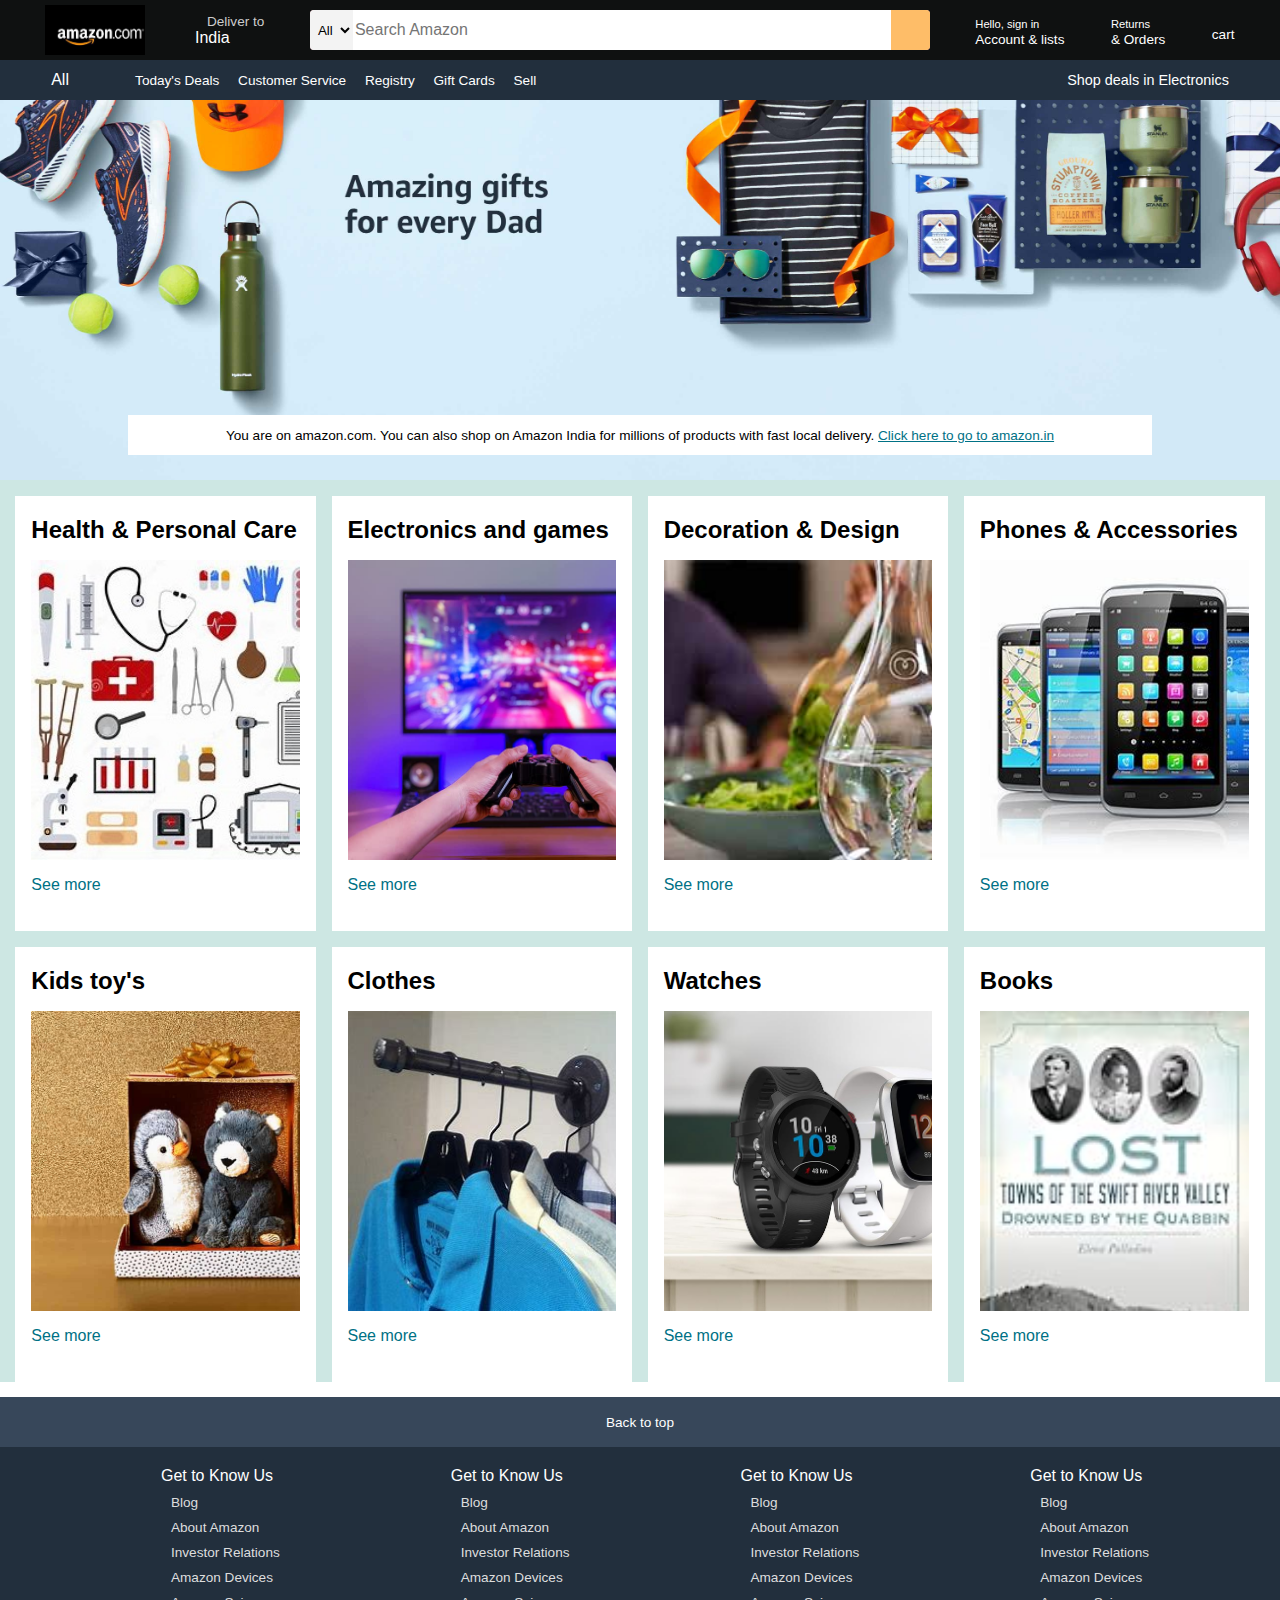
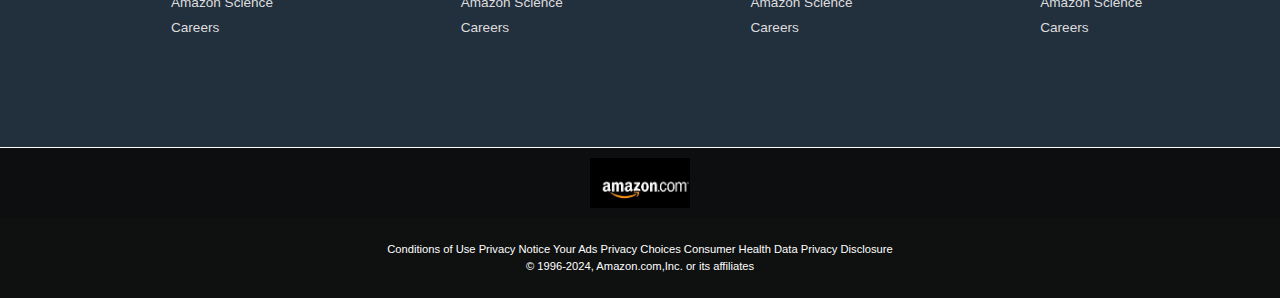
<file: amazon_clone_project/index.html>
<!DOCTYPE html>
<html lang="en">
<head>
    <meta charset="UTF-8">
    <meta name="viewport" content="width=device-width, initial-scale=1.0">
    <title>Amazon</title>
    <link rel="stylesheet" href="style.css">
    <link rel="stylesheet" href="https://cdnjs.cloudflare.com/ajax/libs/font-awesome/6.5.2/css/all.min.css" integrity="sha512-SnH5WK+bZxgPHs44uWIX+LLJAJ9/2PkPKZ5QiAj6Ta86w+fsb2TkcmfRyVX3pBnMFcV7oQPJkl9QevSCWr3W6A==" crossorigin="anonymous" referrerpolicy="no-referrer" />
</head>
<body>
   <header>
        <div class="navbar">
            
            <div class="nav-logo border">
                <div class="logo"></div>
            </div>
            
            <div class="nav-address border">
                    
                    <p class="address-first">Deliver to</p>
                
                <div class="add-icon">
                    
                    <i class="fa-solid fa-location-dot"></i>
                    <p class="address-sec">India</p>

                </div>
            </div>
            <div class="nav-search">
                <select class="search-select">
                    <option value="">All</option>
                </select>
                
                <input placeholder="Search Amazon" class="search-input">
                
                <div class="search-icon">
                    <i class="fa-solid fa-magnifying-glass"></i>
                </div>
            </div>
            <div class="nav-singin border">
                <p><span>Hello, sign in</span></p>
                <p class="nav-second">Account & lists</p>
            </div>
            <div class="nav-return border">
                <p><span>Returns</span></p>
                <p class="nav-second">& Orders</p>
            </div>
            <div class="nav-cart border">
                <i class="fa-solid fa-cart-shopping"></i>
                cart
            </div>
        </div>

        <div class="pannel">
             <div class="panel-all">
                 All
                 <i class="fa-solid fa-bars"></i>
            </div>
            <div class="panel-ops">
                <p>Today's Deals</p>
                <p>Customer Service</p>
                <p>Registry</p>
                <p>Gift Cards</p>
                <p>Sell</p>
            </div>
            <div class="panel-deals">
                Shop deals in Electronics
            </div>
        </div>
   </header>
   <div class="hero-section">
        <div class="hero-msg">
            <p>You are on amazon.com. You can also shop on Amazon India for millions of products with fast local delivery. <a href=""> Click here to go to amazon.in</a>
            </p>
        </div>
   </div>
   <div class="shop-section">
       <div class="box1 box">
        <div class="box-content">
            <h2>Health & Personal Care</h2>
            <div class="box-img" style="background-image: url('box1.jpg');"></div>
            <p>See more</p>
        </div>
       </div>
       <div class="box2 box">
        <div class="box-content">
            <h2>Electronics and games</h2>
            <div class="box-img" style="background-image: url('box2.jpg');"></div>
            <p>See more</p>
        </div>
       </div>
       <div class="box3 box">
        <div class="box-content">
            <h2>Decoration & Design</h2>
            <div class="box-img" style="background-image: url('box3.jpg');"></div>
            <p>See more</p>
        </div>
       </div>
       <div class="box4 box">
        <div class="box-content">
            <h2>Phones & Accessories</h2>
            <div class="box-img" style="background-image: url('box4.jpg');"></div>
            <p>See more</p>
        </div>
       </div>
       <div class="box5 box">
        <div class="box-content">
            <h2>Kids toy's</h2>
            <div class="box-img" style="background-image: url('box5.jpg');"></div>
            <p>See more</p>
        </div>
       </div>
       <div class="box6 box">
        <div class="box-content">
            <h2>Clothes</h2>
            <div class="box-img" style="background-image: url('box6.jpg');"></div>
            <p>See more</p>
        </div>
       </div>
       <div class="box7 box">
        <div class="box-content">
            <h2>Watches</h2>
            <div class="box-img" style="background-image: url('box7.jpg');"></div>
            <p>See more</p>
        </div>
       </div>
       <div class="box8 box">
        <div class="box-content">
            <h2>Books</h2>
            <div class="box-img" style="background-image: url('box8.jpg');"></div>
            <p>See more</p>
        </div>
       </div>
   </div>
   <footer>
    <div class="foot-panel1">
        Back to top
    </div>
    <div class="foot-panel2">
        <ul>
            <p>Get to Know Us</p>
            <a>Blog</a>
            <a>About Amazon</a>
            <a>Investor Relations</a>
            <a>Amazon Devices</a>
            <a>Amazon Science</a>
            <a>Careers</a>
        </ul>
        <ul>
            <p>Get to Know Us</p>
            <a>Blog</a>
            <a>About Amazon</a>
            <a>Investor Relations</a>
            <a>Amazon Devices</a>
            <a>Amazon Science</a>
            <a>Careers</a>
        </ul>
        <ul>
            <p>Get to Know Us</p>
            <a>Blog</a>
            <a>About Amazon</a>
            <a>Investor Relations</a>
            <a>Amazon Devices</a>
            <a>Amazon Science</a>
            <a>Careers</a>
        </ul>
        <ul>
            <p>Get to Know Us</p>
            <a>Blog</a>
            <a>About Amazon</a>
            <a>Investor Relations</a>
            <a>Amazon Devices</a>
            <a>Amazon Science</a>
            <a>Careers</a>
        </ul>
    </div>
    <div class="foot-panel3">
        <div class="logo"></div>
    </div>
    <div class="foot-panel4">
        <div class="pages">
            <a>Conditions of Use</a>
            <a>Privacy Notice</a>
            <a>Your Ads Privacy Choices</a>
            <a>Consumer Health Data Privacy Disclosure</a>
        </div>
        <div class="copyright">
            © 1996-2024, Amazon.com,Inc. or its affiliates
        </div>
    </div>
   </footer>
</body>
</html>
</file>
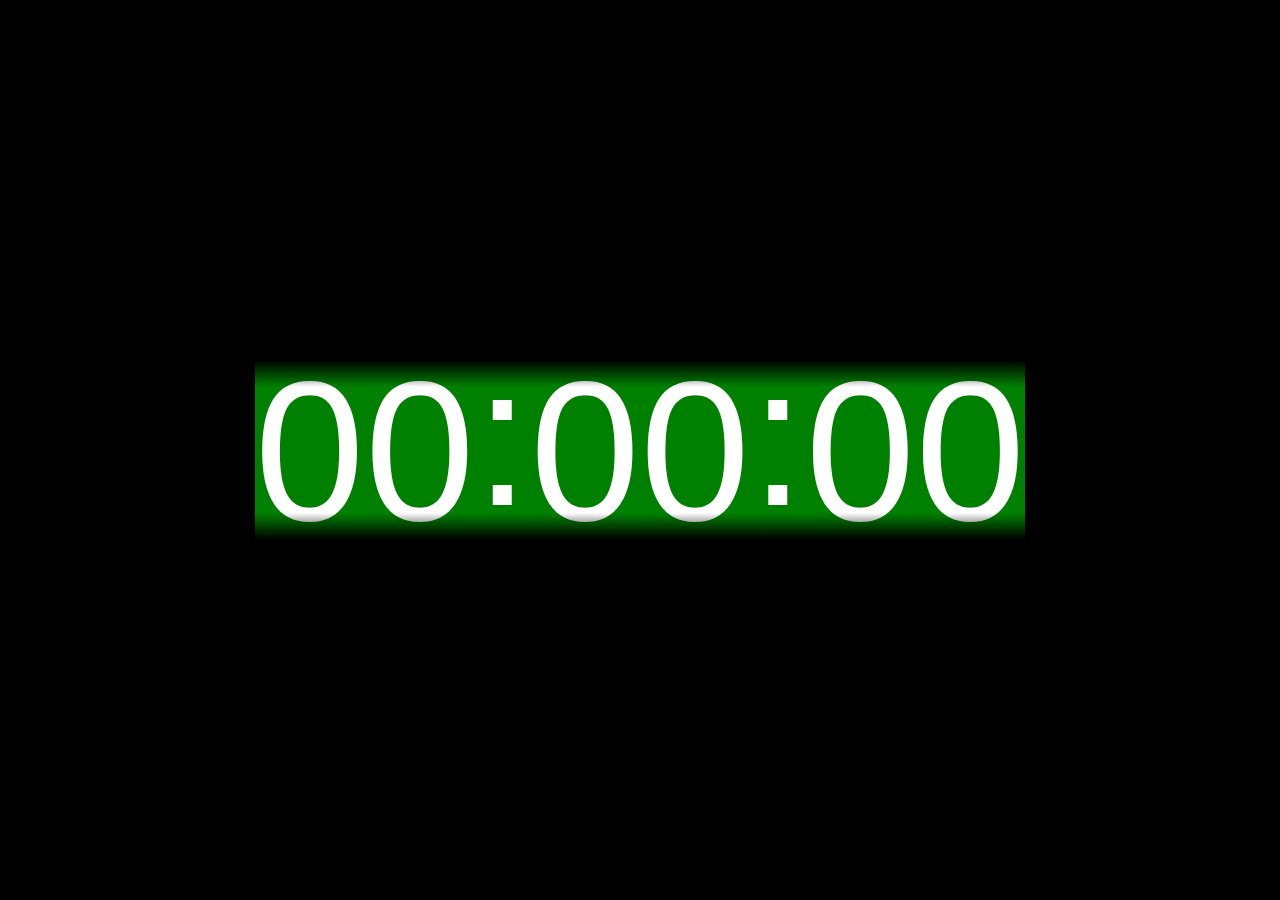
<file: digital-clock/index.html>
<!doctype html>
<html lang="en">
    <head>
        <!-- Required meta tags -->
        <meta charset="utf-8">
        <meta name="viewport" content="width=device-width, initial-scale=1">
    
        <!-- CSS -->
        <link rel="stylesheet" href="style.css">
    
        <title>Digital Clock using HTML CSS and JavaScript - Coding Torque</title>
    </head>
    <body>
        <!-- Further code here -->
        <div class="clock">
            <div class="hours">
                <div class="first">
                    <div class="number">0</div>
                </div>
                <div class="second">
                    <div class="number">0</div>
                </div>
            </div>
            <div class="tick">:</div>
            <div class="minutes">
                <div class="first">
                    <div class="number">0</div>
                </div>
                <div class="second">
                    <div class="number">0</div>
                </div>
            </div>
            <div class="tick">:</div>
            <div class="seconds">
                <div class="first">
                    <div class="number">0</div>
                </div>
                <div class="second infinite">
                    <div class="number">0</div>
                </div>
            </div>
        </div>
        <script src="script.js"></script>
    </body>
</html>
</file>
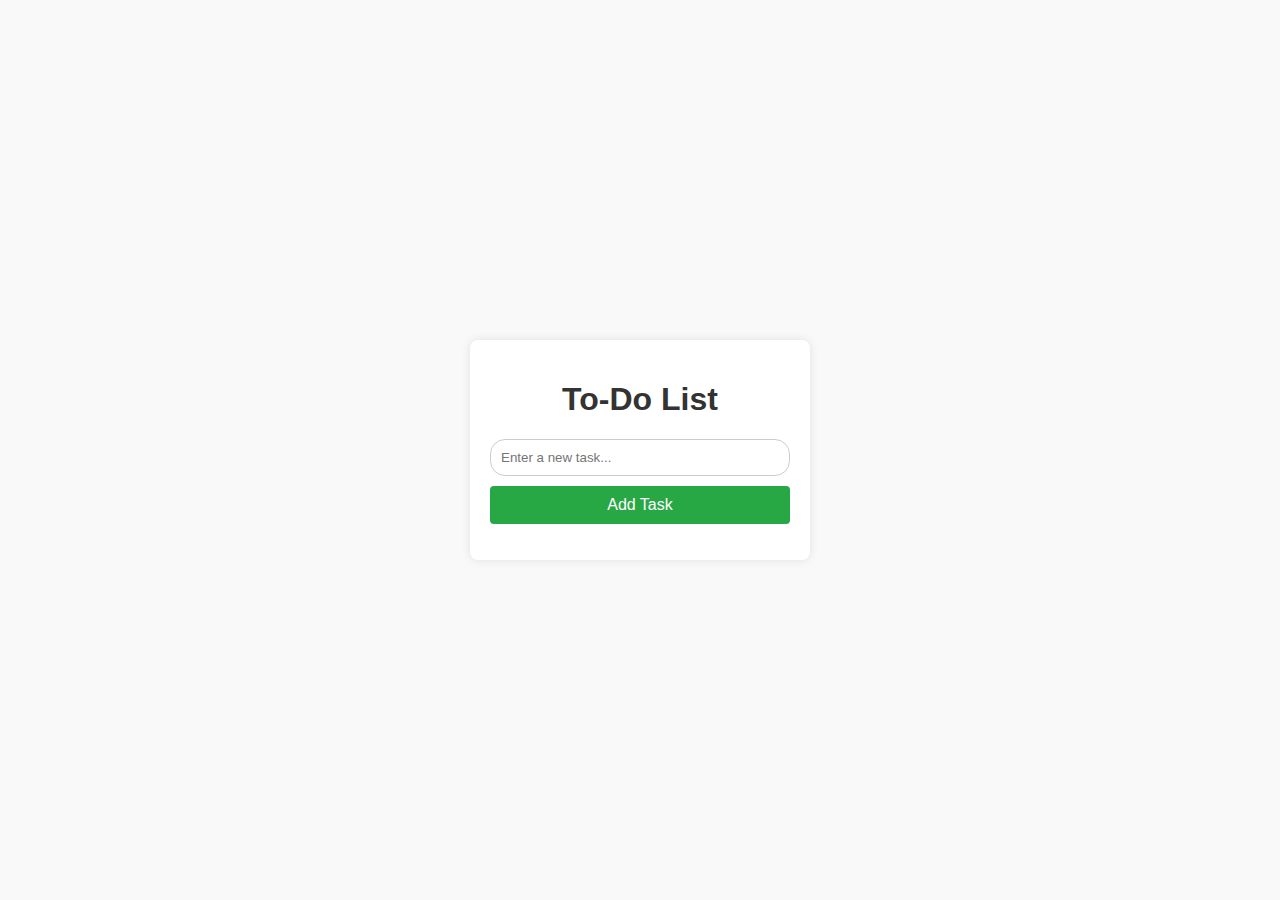
<file: to-do-list/index.html>
<!DOCTYPE html>
<html lang="en">
<head>
    <meta charset="UTF-8">
    <meta name="viewport" content="width=device-width, initial-scale=1.0">
    <title>To-Do List</title>
    <link rel="stylesheet" href="style.css">
</head>
<body>
    <div class="container">
        <h1>To-Do List</h1>
        <input type="text" id="new-task" placeholder="Enter a new task...">
        <button id="add-task">Add Task</button>
        <ul id="task-list"></ul>
    </div>
    <script src="script.js"></script>
</body>
</html>
</file>
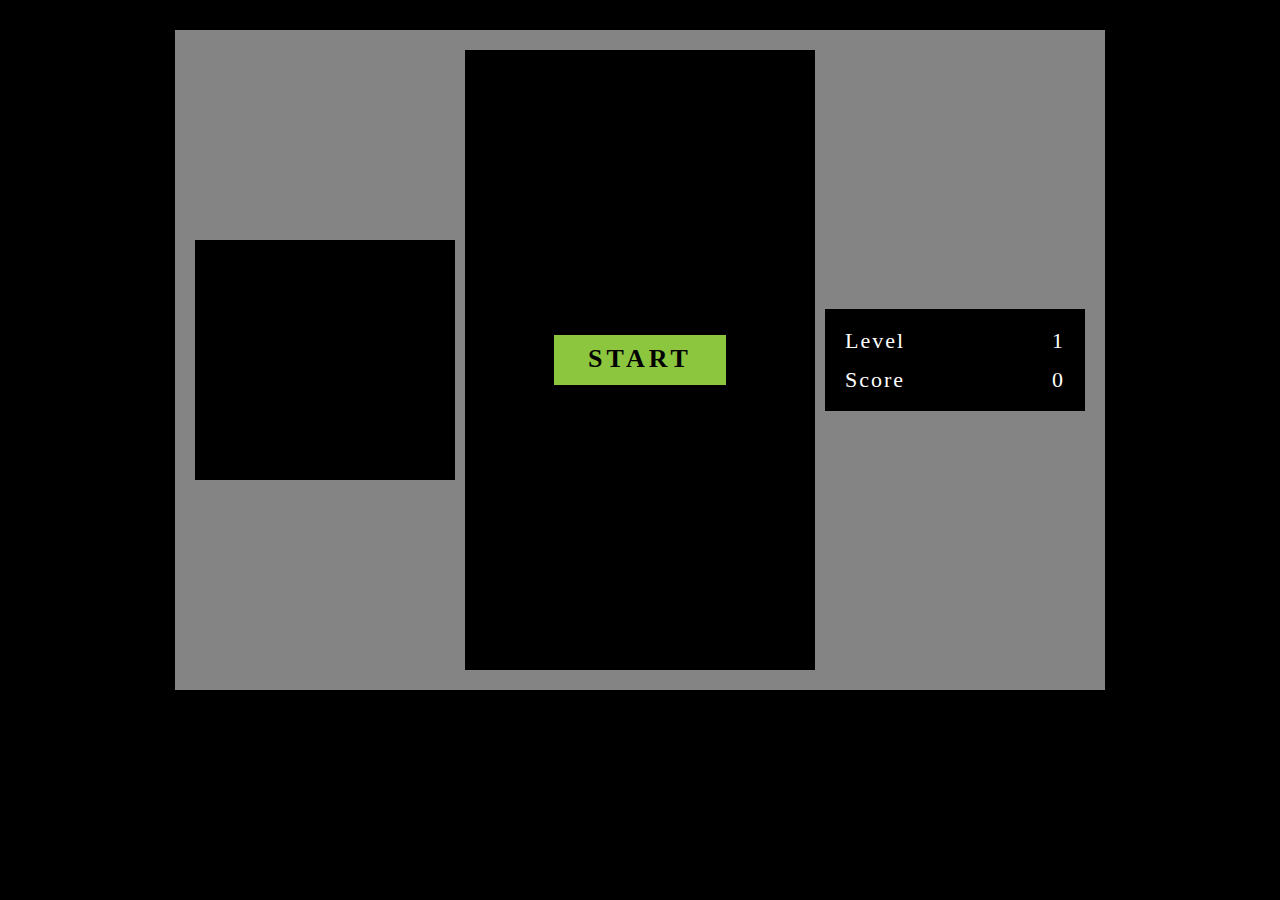
<file: games/Puzzel_Game/index.html>
<!DOCTYPE html>
<html lang="en">
<head>
    <meta charset="UTF-8">
    <meta name="viewport" content="width=device-width, initial-scale=1.0">
    <title>Document</title>
    <link rel="stylesheet" href="style.css">
</head>
<body>
    <!-- All code written by Jeffrey B. Madden 2017-2021. -->
<div id="game_wrap">
    <div class="console outset grey">
       <div class="block_wrap inset grey">
          <div class="preview"></div>
       </div>
 
       <div class="field_wrap inset grey">
          <div class="field"></div>
       </div>
 
       <div class="score_wrap inset grey">
          <div class="list">
             <span>Level</span><span class="level">1</span>
          </div>
 
          <div class="list">
             <span>Score</span><span class="score">0</span>
          </div>
       </div>
    </div>
 </div>
 <script src="app.js"></script>
</body>
</html>
</file>
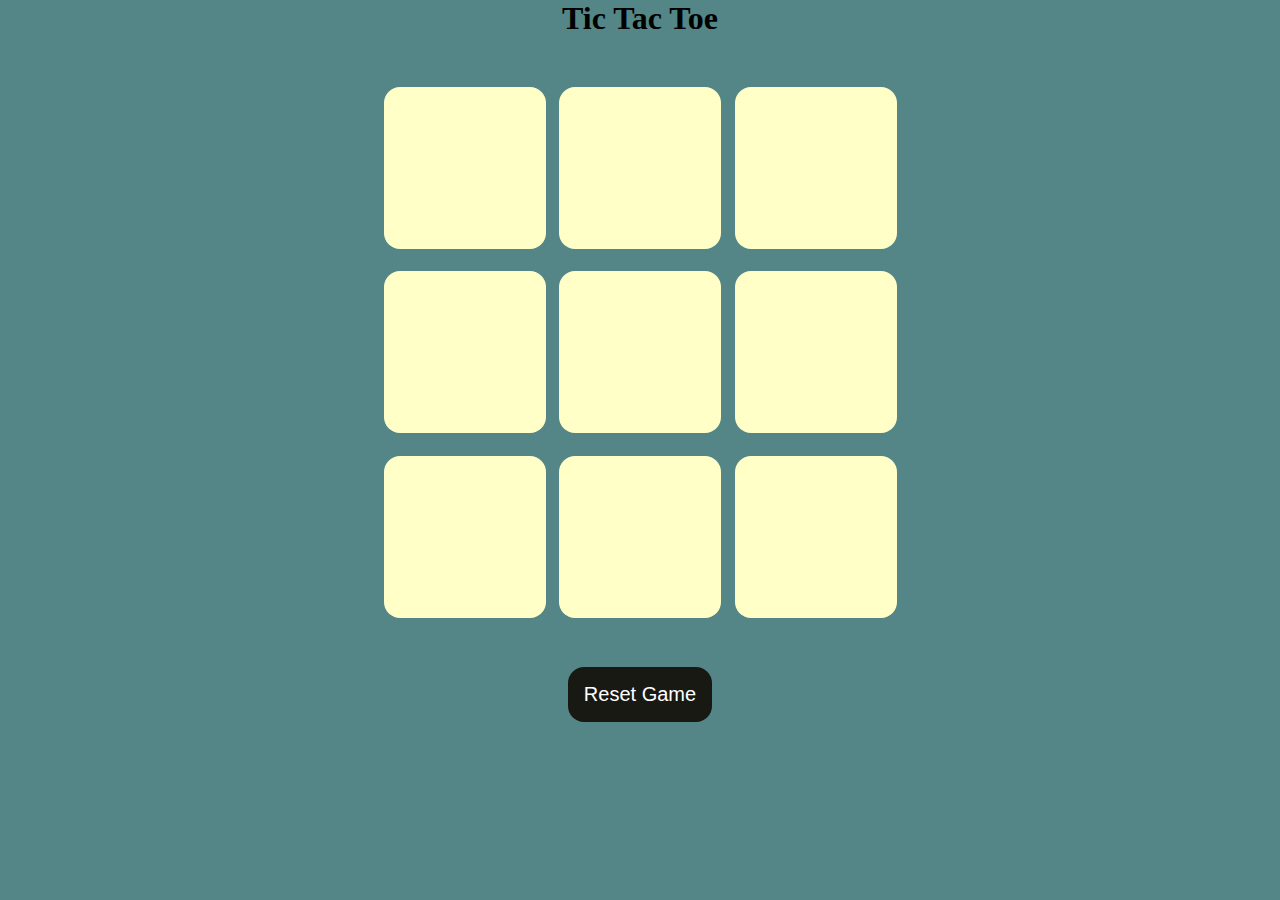
<file: games/tik_toc_toe_game/index.html>
<!DOCTYPE html>
<html lang="en">

<head>
    <meta charset="UTF-8">
    <meta name="viewport" content="width=device-width, initial-scale=1.0">
    <title>Tic-Toc-Toe</title>
    <link rel="stylesheet" href="style.css">
</head>

<body>
    <div class="msg-container hide">
        <p id="msg">Winner</p>
        <button id="new-btn">New Game</button>
    </div>
    <main>
        <h1>Tic Tac Toe</h1>
        <div class="container">
            <div class="game">
                <button class="box"></button>
                <button class="box"></button>
                <button class="box"></button>
                <button class="box"></button>
                <button class="box"></button>
                <button class="box"></button>
                <button class="box"></button>
                <button class="box"></button>
                <button class="box"></button>
            </div>
        </div>
        <button id="reset-btn">Reset Game</button>
    </main>
    <script src="app.js"></script>
</body>

</html>
</file>
<file: amazon_clone_project/style.css>
*{
    margin: 0px;
    font-family: Arial;
    border:border-box;
}
.navbar{
    height: 60px;
    background-color: #0f1111;
    color: white;
    display: flex;
    align-items: center;
    justify-content: space-evenly;
}
.nav-logo{
    height: 50px;
    width: 100px;
}
.logo{
    background-image: url("amazon_logo.jpg");
    background-size: cover;
    height: 50px;
    width: 100%;
}
.border{
    border: 1.5px solid #0f1111;
}
.border:hover{
    border: 1.5px solid white;
}
.address-first{
    color: #cccccc;
    font-size: 0.85rem;
    margin-left: 15px;
}

.address-sec{
    font-size: 1rem;
    margin-left:3px ;
}
.add-icon{
    display: flex;
    align-items: center;
}

.nav-search{
    display: flex;
    justify-content: space-evenly;
    background-color: pink;
    width: 620px;
    height: 40px;
    border-radius: 4px;
}

.search-select{
    background: #f3f3f3;
    width: 50px;
    text-align: center;
    border-top-left-radius:4px ;
    border-bottom-left-radius:4px ;
    border: none;
}

.search-input{
    width: 100%;
    font-size: 1rem;
    border: none;
}

.search-icon{
    width: 45px;
    display: flex;
    justify-content: center;
    align-items: center;
    font-size: 1.2rem;
    background-color:#febd68;
    border-top-right-radius:4px ;
    border-bottom-right-radius:4px ;
    color: #0f1111;
}
.nav-search:hover{
    border: 2px solid orange;
}

span{
    font-size: 0.7rem;
}

.nav-second{
    font-size: 0.85rem;
    font-weight: 700px;
}

.nav-cart i {
    font-size: 25px;
}

.nav-cart{
    font-size: 0.85rem;
    font-weight: 7000px;
}

.pannel{
    height: 40px;
    background-color: #222f3d;
    display: flex;
    color: white;
    align-items: center;
    justify-content: space-evenly;
}

.panel-ops p{
    display: inline;
    margin-left:15px ;
   
}

.panel-ops{
    width: 70%;
    font-size: 0.85rem;
}

.panel-deals{
    font-size: 0.9rem;
    font-weight: 700px;
}

.hero-section{
    background-image: url("hero\ image.jpg");
    background-size: cover;
    height: 380px;   
    display: flex;
    justify-content: center;
    align-items: flex-end;

}
.hero-msg{
    background-color: white;
    color: black;
    height: 40px;
    display: flex;
    align-items: center;
    justify-content: center;
    font-size: 0.85rem;
    width: 80%;
    margin-bottom:25px;
}

.hero-msg a{
    color:#007185;
}

.shop-section{
    display: flex;
    flex-wrap: wrap;
    justify-content: space-evenly;
    background-color: #CDE7E3;
}


.box{
    height: 400px;
    width: 23.5%;
    background-color: white;
    padding: 20px 0px 15px;
    margin-top: 1rem;
}

.box-img{
    height: 300px;
    background-size: cover ;
    margin-top: 1rem;
    margin-bottom: 1rem;
}

.box-content{
    margin-left: 1rem;
    margin-right: 1rem;
}

.box-content p {
    color: #007185;
}

footer{
    margin-top: 15px;
}

.foot-panel1{
    background-color: #37475a;
    color: white;
    height: 50px;
    display: flex;
    justify-content: center;
    align-items: center;
    font-size: 0.85rem;

}

.foot-panel2{
    background-color: #222f3d;
    color: white;
    height: 300px;
    display: flex;
    justify-content: space-evenly;
}

ul{
    margin-top:20px ;
}

ul a{
    display: block;
    font-size: 0.85rem;
    margin: 10px;
    color: #dddddd;
}

.foot-panel3{
    background-color: #0C0E10;
    color: white;
    border-top: 0.5px solid white;
    height: 70px;
    display: flex;
    justify-content: center;
    align-items: center;
}

.logo{
    background-image: url("amazon_logo.jpg");
    background-size: cover;
    height: 50px;
    width: 100px;
}
.foot-panel4{
    background-color: #0f1111;
    color: white;
    height: 80px;
    font-size: 0.7rem;
    text-align: center;
}
.pages{
    padding-top:25px;
}

.copyright{
    padding-top:5px;
}
</file>
<file: digital-clock/style.css>
* {
    margin: 0;
    padding: 0;
    box-sizing: border-box;
  }
  
  html,
  body {
    height: 100%;
    width: 100%;
  }
  
  body {
    background: black;
    display: flex;
    justify-content: center;
    align-items: center;
  }
  
  .clock {
    height: 20vh;
    color: white;
    font-size: 22vh;
    font-family: sans-serif;
    line-height: 20.4vh;
    display: flex;
    position: relative;
    background: green;
    overflow: hidden;
  }
  
  .clock::before,
  .clock::after {
    content: "";
    width: 7ch;
    height: 3vh;
    background: linear-gradient(to top, transparent, black);
    position: absolute;
    z-index: 2;
  }
  
  .clock::after {
    bottom: 0;
    background: linear-gradient(to bottom, transparent, black);
  }
  
  .clock > div {
    display: flex;
  }
  
  .tick {
    line-height: 17vh;
  }
  
  .tick-hidden {
    opacity: 0;
  }
  
  .move {
    animation: move linear 0s infinite;
  }
  
  @keyframes move {
    from {
      transform: translateY(0vh);
    }
    to {
      transform: translateY(-20vh);
    }
  }
</file>
<file: to-do-list/style.css>
body {
    font-family: Arial, sans-serif;
    background-color: #f9f9f9;
    display: flex;
    justify-content: center;
    align-items: center;
    height: 100vh;
    margin: 0;
}

.container {
    background-color: #fff;
    padding: 20px;
    border-radius: 8px;
    box-shadow: 0 0 10px rgba(0, 0, 0, 0.1);
    width: 300px;
}

h1 {
    text-align: center;
    color: #333;
}

input[type="text"],[type="email"] {
    width: calc(100% - 22px);
    padding: 10px;
    margin-bottom: 10px;
    border: 1px solid #ccc;
    border-radius: 15px;
}

button {
    width: 100%;
    padding: 10px;
    background-color: #28a745;
    border: none;
    color: #fff;
    border-radius: 4px;
    cursor: pointer;
    font-size: 16px;
}

button:hover {
    background-color: #218838;
}

ul {
    list-style: none;
    padding: 0;
}

li {
    padding: 10px;
    background-color: #f8f9fa;
    margin-bottom: 5px;
    border: 1px solid #ccc;
    border-radius: 15px;
    display: flex;
    justify-content: space-between;
    align-items: center;
}

li.completed {
    text-decoration: line-through;
    color: #999;
}

button.remove {
    background-color: #dc3545;
    padding: 5px 10px;
    border: none;
    color: #fff;
    border-radius: 15px;
    cursor:pointer;
    font-size: 14px;
}

button.remove:hover {
    background-color: #c82333;
}
</file>
<file: games/Puzzel_Game/style.css>
/* All CSS written by Jeffrey B. Madden 2017-2021. */

body {
    margin:0px;
    border:0px;
    padding:0px;
    background-color:Black;
 }
 
 #game_wrap {
    display:flex;
    width:100%;
    height:100%;
    line-height:1.2em;
    margin:0px;
    border:0px;
    padding:30px;
    color:White;
    font-size:1.2em;
    font-family:Verdana;
    background-color:Black;
    background-image:url('https://i.imgur.com/mPX058o.png');
    background-repeat:repeat;
    background-position:center top;
    box-sizing:border-box;
    flex-direction:row;
    justify-content:center;
    align-items:flex-start;
 }
 
 #game_wrap .console {
    display:flex;
    width:930px;
    min-height:300px;
    margin:0px;
    padding:5px;
    justify-content:center;
    align-items:center;
 }
 
 #game_wrap .console .field_wrap {
    display:flex;
    margin:5px;
    padding:0px;
    box-sizing:content-box;
    flex-direction:column;
 }
 
 #game_wrap .console .field_wrap .field {
    display:flex;
    margin:0px;
    border:0px;
    padding:0px;
    box-sizing:border-box;
    flex-direction:column;
 }
 
 #game_wrap .console .score_wrap {
    display:flex;
    width:260px;
    height:auto;
    margin:5px;
    padding:10px;
    flex-direction:column;
    cursor:default;
 }
 
 #game_wrap .console .score_wrap .list {
    display:flex;
    width:100%;
    margin:0px 0px 15px 0px;
    border:0px;
    padding:0px;
    font-size:22px;
    letter-spacing:2px;
    flex-direction:row;
 }
 
 #game_wrap .console .score_wrap .list:last-child {
    margin-bottom:0px;
 }
 
 #game_wrap .console .score_wrap .list span {
    width:50%;
    margin:0px;
    border:0px;
    padding:0px;
 }
 
 #game_wrap .console .score_wrap .list span:last-child {
    text-align:right;
 }
 
 #game_wrap .console .block_wrap {
    display:flex;
    width:260px;
    height:240px;
    margin:5px;
    padding:10px;
    justify-content:center;
    align-items:center;
 }
 
 #game_wrap .console .block_wrap .preview {
    margin:0px;
    border:0px;
    padding:0px;
 }
 
 #game_wrap .console .block_wrap .preview div:first-child {
    position:relative;
 }
 
 #game_wrap .pop_wrap {
    display:flex;
    width:100%;
    height:100%;
    margin:0px;
    border:0px;
    padding:0px;
    background-color:rgba(0, 0, 0, 0.5);
    justify-content:center;
    align-items:center;
    z-index:1;
 }
 
 #game_wrap .button {
    height:50px;
    line-height:28px;
    margin:0px;
    padding:0px 24px 0px 24px;
    color:Black;
    font-size:26px;
    font-weight:bold;
    text-align:center;
    letter-spacing:4px;
    cursor:pointer;
 }
 
 /* Block Styles */
 
 .row {
    display:flex;
    margin:0px;
    border:0px;
    padding:0px;
    justify-content:center;
 }
 
 .block {
    display:block;
    position:absolute;
    left:0px;
    top:0px;
    margin:0px;
    border:0px;
    padding:0px;
 }
 
 .grid {
    display:block;
    position:relative;
    margin:0px;
    border:0px;
    padding:0px;
    overflow:visible;
 }
 
 .on, .off {
    display:inline-block;
    position:relative;
    float:left;
    margin:0px;
    padding:0px;
 }
 
 .on { visibility:visible; }
 .off { visibility:hidden; }
 
 .on, .off, .inset, .outset, .button { border:10px solid transparent; box-sizing:border-box; }
 
 .darkgrey { border-image:url('https://i.imgur.com/mPX058o.png') 10 stretch; background-color:#212121; }
 .grey { border-image:url('https://i.imgur.com/cEuVIzM.png') 10 stretch; background-color:#848484; }
 .green { border-image:url('https://i.imgur.com/bQYci3o.png') 10 stretch; background-color:#8cc63f; }
 .blue { border-image:url('https://i.imgur.com/QqJjTo1.png') 10 stretch; background-color:#0071bc; }
 .red { border-image:url('https://i.imgur.com/Z23YcJq.png') 10 stretch; background-color:#8c3c7c; }
 .yellow { border-image:url('https://i.imgur.com/phdTtrC.png') 10 stretch; background-color:#baba1c; }
 .purple { border-image:url('https://i.imgur.com/LGIfkth.png') 10 stretch; background-color:#662d91; }
 .orange { border-image:url('https://i.imgur.com/QM777AZ.png') 10 stretch; background-color:#f7931e; }
 .copper { border-image:url('https://i.imgur.com/BLYbui7.png') 10 stretch; background-color:#a67c52; }
 .maroon { border-image:url('https://i.imgur.com/8PoHU1I.png') 10 stretch; background-color:#9e0b0f; }
 
 .inset { background-color:Black; }
 .inset.darkgrey { border-image:url('https://i.imgur.com/OCmnbJ2.png') 10 stretch; }
 .inset.grey { border-image:url('https://i.imgur.com/fpTsAoR.png') 10 stretch; }
 .inset.green { border-image:url('https://i.imgur.com/aCKflpW.png') 10 stretch; }
 .inset.blue { border-image:url('https://i.imgur.com/IzfPvs6.png') 10 stretch; }
 .inset.red { border-image:url('https://i.imgur.com/qYts2Dl.png') 10 stretch; }
 .inset.yellow { border-image:url('https://i.imgur.com/JBbj7yw.png') 10 stretch; }
 .inset.purple { border-image:url('https://i.imgur.com/aO9zFUm.png') 10 stretch; }
 .inset.orange { border-image:url('https://i.imgur.com/PJqr2iE.png') 10 stretch; }
 .inset.copper { border-image:url('https://i.imgur.com/uHL59mJ.png') 10 stretch; }
 .inset.maroon { border-image:url('https://i.imgur.com/vckgqMQ.png') 10 stretch; }
</file>
<file: games/tik_toc_toe_game/style.css>
*{
    margin: 0;
    padding: 0;
}
body{
    background-color: #548687;
    text-align: center;
}
.container{
    height: 70vh;
    display: flex;
    justify-content: center;
    align-items: center;
}
.game{
    height: 60vmin;
    width: 60vmin;
    display: flex;
    flex-wrap: wrap;
    justify-content: center;
    align-items: center;
    gap: 1.5vmin;
}
.box{
    height: 18vmin;
    width: 18vmin;
    border-radius: 1rem;
    border: none;
    box-shadow: 0 0 1rem rbga(0,0,0,3);
    font-size: 8vmin;
    color: #b0413e;
    background-color: #ffffc7;
}
#reset-btn{
    padding: 1rem;
    font-size: 1.25rem;
    background-color: #191913;
    color: #fff;
    border-radius: 1rem;
    border: none;
}
#new-btn{
    padding: 1rem;
    font-size: 1.25rem;
    background-color: #191913;
    color: #fff;
    border-radius: 1rem;
    border: none;
}
#msg{
    color: #ffffc7;
    font-size: 5vmin;
}
.msg-container{
    height: 80vmin;
    display: flex;
    justify-content: center;
    align-items: center;
    flex-direction: column;
    gap: 4rem;
}
.hide{
    display: none;
}
</file>
